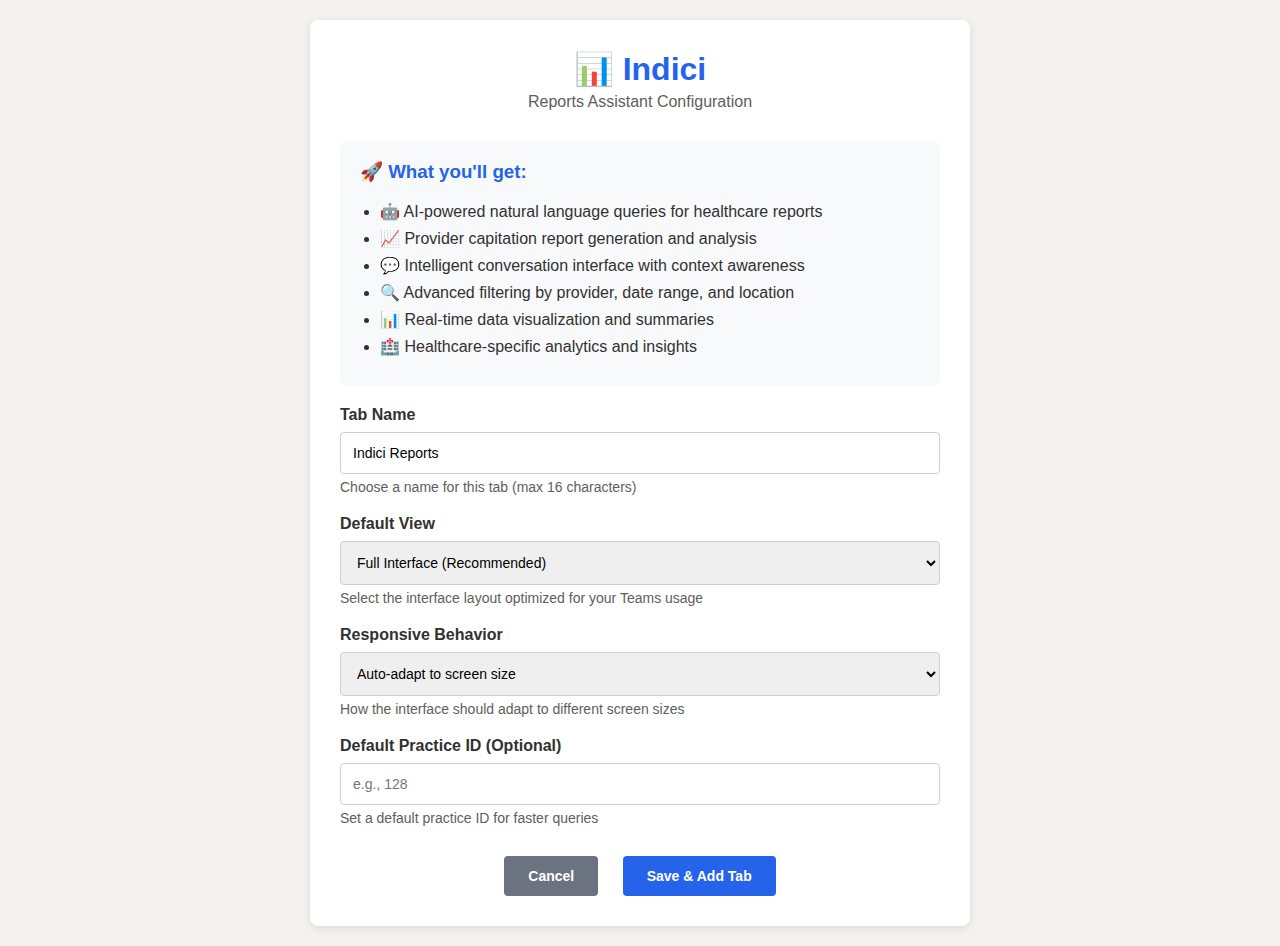
<file: web/templates/teams_config.html>
<!DOCTYPE html>
<html lang="en">
<head>
    <meta charset="UTF-8">
    <meta name="viewport" content="width=device-width, initial-scale=1.0">
    <title>Indici Reports Assistant - Teams Configuration</title>
    <script src="https://res.cdn.office.net/teams-js/2.0.0/js/MicrosoftTeams.min.js"></script>
    <style>
        body {
            font-family: 'Segoe UI', Tahoma, Geneva, Verdana, sans-serif;
            margin: 0;
            padding: 20px;
            background-color: #f3f2f1;
            color: #323130;
        }
        .config-container {
            max-width: 600px;
            margin: 0 auto;
            background: white;
            padding: 30px;
            border-radius: 8px;
            box-shadow: 0 2px 8px rgba(0,0,0,0.1);
        }
        .logo {
            text-align: center;
            margin-bottom: 30px;
        }
        .logo h1 {
            color: #2563eb;
            font-size: 2rem;
            margin: 0;
        }
        .logo p {
            color: #605e5c;
            margin: 5px 0 0 0;
        }
        .form-group {
            margin-bottom: 20px;
        }
        label {
            display: block;
            margin-bottom: 8px;
            font-weight: 600;
            color: #323130;
        }
        input, select {
            width: 100%;
            padding: 12px;
            border: 1px solid #d2d0ce;
            border-radius: 4px;
            font-size: 14px;
            box-sizing: border-box;
        }
        input:focus, select:focus {
            outline: none;
            border-color: #2563eb;
            box-shadow: 0 0 0 2px rgba(37, 99, 235, 0.2);
        }
        .description {
            color: #605e5c;
            font-size: 14px;
            margin-top: 5px;
        }
        .feature-list {
            background: #f8f9fa;
            padding: 20px;
            border-radius: 6px;
            margin: 20px 0;
        }
        .feature-list h3 {
            margin-top: 0;
            color: #2563eb;
        }
        .feature-list ul {
            margin: 10px 0;
            padding-left: 20px;
        }
        .feature-list li {
            margin: 8px 0;
            color: #323130;
        }
        .buttons {
            text-align: center;
            margin-top: 30px;
        }
        .btn {
            padding: 12px 24px;
            margin: 0 10px;
            border: none;
            border-radius: 4px;
            font-size: 14px;
            font-weight: 600;
            cursor: pointer;
            transition: background-color 0.2s;
        }
        .btn-primary {
            background-color: #2563eb;
            color: white;
        }
        .btn-primary:hover {
            background-color: #1d4ed8;
        }
        .btn-secondary {
            background-color: #6b7280;
            color: white;
        }
        .btn-secondary:hover {
            background-color: #4b5563;
        }
    </style>
</head>
<body>
    <div class="config-container">
        <div class="logo">
            <h1>📊 Indici</h1>
            <p>Reports Assistant Configuration</p>
        </div>

        <div class="feature-list">
            <h3>🚀 What you'll get:</h3>
            <ul>
                <li>🤖 AI-powered natural language queries for healthcare reports</li>
                <li>📈 Provider capitation report generation and analysis</li>
                <li>💬 Intelligent conversation interface with context awareness</li>
                <li>🔍 Advanced filtering by provider, date range, and location</li>
                <li>📊 Real-time data visualization and summaries</li>
                <li>🏥 Healthcare-specific analytics and insights</li>
            </ul>
        </div>

        <form id="configForm">
            <div class="form-group">
                <label for="tabName">Tab Name</label>
                <input type="text" id="tabName" value="Indici Reports" maxlength="16">
                <div class="description">Choose a name for this tab (max 16 characters)</div>
            </div>

            <div class="form-group">
                <label for="defaultView">Default View</label>
                <select id="defaultView">
                    <option value="full">Full Interface (Recommended)</option>
                    <option value="compact">Compact View (Better for small screens)</option>
                    <option value="mobile-optimized">Mobile Optimized</option>
                    <option value="chat-focused">Chat Focused (Minimal sidebar)</option>
                </select>
                <div class="description">Select the interface layout optimized for your Teams usage</div>
            </div>

            <div class="form-group">
                <label for="responsiveMode">Responsive Behavior</label>
                <select id="responsiveMode">
                    <option value="auto">Auto-adapt to screen size</option>
                    <option value="desktop">Always use desktop layout</option>
                    <option value="mobile">Always use mobile layout</option>
                </select>
                <div class="description">How the interface should adapt to different screen sizes</div>
            </div>

            <div class="form-group">
                <label for="practiceId">Default Practice ID (Optional)</label>
                <input type="number" id="practiceId" placeholder="e.g., 128">
                <div class="description">Set a default practice ID for faster queries</div>
            </div>
        </form>

        <div class="buttons">
            <button class="btn btn-secondary" onclick="cancelConfig()">Cancel</button>
            <button class="btn btn-primary" onclick="saveConfig()">Save & Add Tab</button>
        </div>
    </div>

    <script>
        // Initialize Microsoft Teams SDK
        microsoftTeams.app.initialize();

        function saveConfig() {
            const tabName = document.getElementById('tabName').value || 'Indici Reports';
            const defaultView = document.getElementById('defaultView').value;
            const responsiveMode = document.getElementById('responsiveMode').value;
            const practiceId = document.getElementById('practiceId').value;

            // Build the content URL with configuration parameters
            let contentUrl = `${window.location.origin}/teams?view=${defaultView}&responsive=${responsiveMode}`;
            if (practiceId) {
                contentUrl += `&practiceId=${practiceId}`;
            }

            // Configure the tab
            microsoftTeams.pages.config.setConfig({
                entityId: `indici-reports-${Date.now()}`,
                contentUrl: contentUrl,
                suggestedDisplayName: tabName,
                websiteUrl: `${window.location.origin}`,
                removeUrl: `${window.location.origin}/teams/remove`
            });

            // Notify Teams that configuration is valid
            microsoftTeams.pages.config.setValidityState(true);
        }

        function cancelConfig() {
            // Notify Teams to cancel configuration
            microsoftTeams.pages.config.setValidityState(false);
        }

        // Enable save button when page loads
        document.addEventListener('DOMContentLoaded', function() {
            microsoftTeams.pages.config.setValidityState(true);
            
            // Register save handler
            microsoftTeams.pages.config.registerOnSaveHandler(function(saveEvent) {
                saveConfig();
                saveEvent.notifySuccess();
            });
        });
    </script>
</body>
</html>
</file>
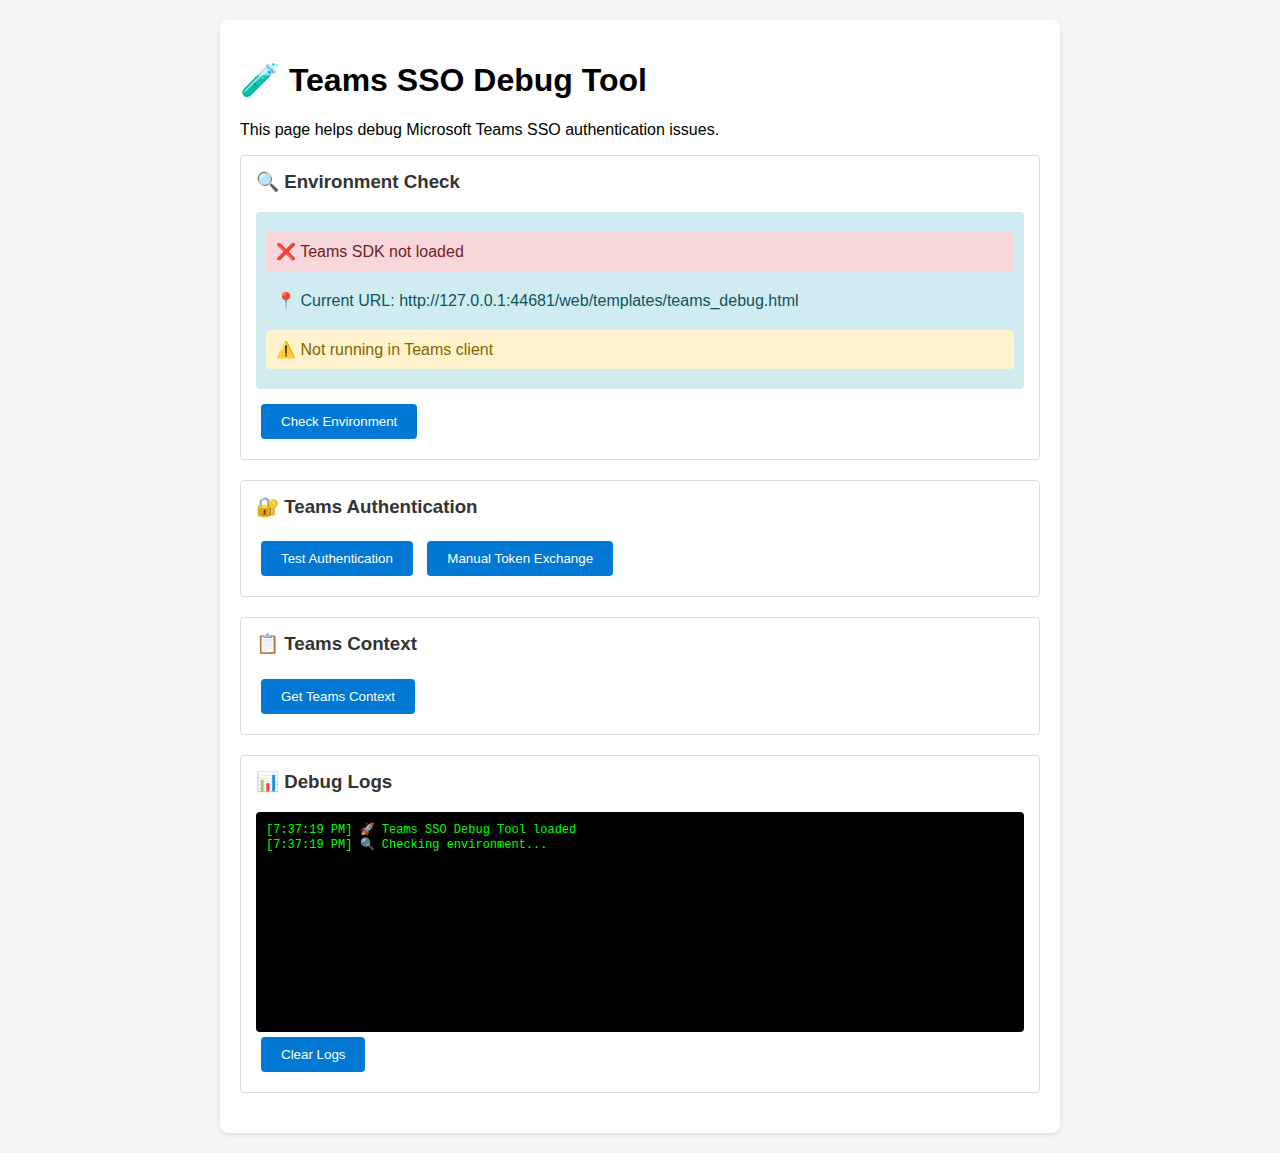
<file: web/templates/teams_debug.html>
<!DOCTYPE html>
<html lang="en">
<head>
    <meta charset="UTF-8">
    <meta name="viewport" content="width=device-width, initial-scale=1.0">
    <title>Teams SSO Debug - Indici Reports Assistant</title>
    
    <!-- Microsoft Teams SDK -->
    <script src="https://res.cdn.office.net/teams-js/2.0.0/js/MicrosoftTeams.min.js"></script>
    
    <style>
        body {
            font-family: 'Segoe UI', Tahoma, Geneva, Verdana, sans-serif;
            margin: 20px;
            background-color: #f5f5f5;
        }
        .debug-container {
            max-width: 800px;
            margin: 0 auto;
            background: white;
            padding: 20px;
            border-radius: 8px;
            box-shadow: 0 2px 4px rgba(0,0,0,0.1);
        }
        .debug-section {
            margin-bottom: 20px;
            padding: 15px;
            border: 1px solid #ddd;
            border-radius: 4px;
        }
        .debug-section h3 {
            margin-top: 0;
            color: #333;
        }
        .status {
            padding: 10px;
            border-radius: 4px;
            margin: 10px 0;
        }
        .status.success { background-color: #d4edda; color: #155724; }
        .status.warning { background-color: #fff3cd; color: #856404; }
        .status.error { background-color: #f8d7da; color: #721c24; }
        .status.info { background-color: #d1ecf1; color: #0c5460; }
        
        button {
            background-color: #0078d4;
            color: white;
            border: none;
            padding: 10px 20px;
            border-radius: 4px;
            cursor: pointer;
            margin: 5px;
        }
        button:hover {
            background-color: #106ebe;
        }
        
        pre {
            background-color: #f8f9fa;
            padding: 10px;
            border-radius: 4px;
            overflow-x: auto;
            font-size: 12px;
        }
        
        .log-output {
            height: 200px;
            overflow-y: auto;
            background-color: #000;
            color: #0f0;
            padding: 10px;
            font-family: 'Courier New', monospace;
            font-size: 12px;
            border-radius: 4px;
        }
    </style>
</head>
<body>
    <div class="debug-container">
        <h1>🧪 Teams SSO Debug Tool</h1>
        <p>This page helps debug Microsoft Teams SSO authentication issues.</p>
        
        <div class="debug-section">
            <h3>🔍 Environment Check</h3>
            <div id="env-status"></div>
            <button onclick="checkEnvironment()">Check Environment</button>
        </div>
        
        <div class="debug-section">
            <h3>🔐 Teams Authentication</h3>
            <div id="auth-status"></div>
            <button onclick="testAuthentication()">Test Authentication</button>
            <button onclick="manualTokenExchange()">Manual Token Exchange</button>
        </div>
        
        <div class="debug-section">
            <h3>📋 Teams Context</h3>
            <div id="context-info"></div>
            <button onclick="getTeamsContext()">Get Teams Context</button>
        </div>
        
        <div class="debug-section">
            <h3>📊 Debug Logs</h3>
            <div id="log-output" class="log-output"></div>
            <button onclick="clearLogs()">Clear Logs</button>
        </div>
    </div>

    <script>
        // Debug logging
        const originalConsoleLog = console.log;
        const originalConsoleError = console.error;
        const originalConsoleWarn = console.warn;
        
        function addToLog(message, type = 'log') {
            const logOutput = document.getElementById('log-output');
            const timestamp = new Date().toLocaleTimeString();
            const color = type === 'error' ? '#f00' : type === 'warn' ? '#ff0' : '#0f0';
            logOutput.innerHTML += `<div style="color: ${color}">[${timestamp}] ${message}</div>`;
            logOutput.scrollTop = logOutput.scrollHeight;
        }
        
        console.log = function(...args) {
            originalConsoleLog.apply(console, args);
            addToLog(args.join(' '), 'log');
        };
        
        console.error = function(...args) {
            originalConsoleError.apply(console, args);
            addToLog(args.join(' '), 'error');
        };
        
        console.warn = function(...args) {
            originalConsoleWarn.apply(console, args);
            addToLog(args.join(' '), 'warn');
        };
        
        function clearLogs() {
            document.getElementById('log-output').innerHTML = '';
        }
        
        function setStatus(elementId, message, type = 'info') {
            const element = document.getElementById(elementId);
            element.innerHTML = `<div class="status ${type}">${message}</div>`;
        }
        
        function checkEnvironment() {
            console.log('🔍 Checking environment...');
            
            let status = '';
            
            // Check Teams SDK
            if (typeof microsoftTeams !== 'undefined') {
                status += '<div class="status success">✅ Teams SDK loaded</div>';
                console.log('✅ Teams SDK version:', microsoftTeams.version || 'unknown');
            } else {
                status += '<div class="status error">❌ Teams SDK not loaded</div>';
            }
            
            // Check URL
            status += `<div class="status info">📍 Current URL: ${window.location.href}</div>`;
            
            // Check User Agent
            const isTeamsClient = navigator.userAgent.includes('Teams');
            if (isTeamsClient) {
                status += '<div class="status success">✅ Running in Teams client</div>';
            } else {
                status += '<div class="status warning">⚠️ Not running in Teams client</div>';
            }
            
            setStatus('env-status', status);
        }
        
        async function getTeamsContext() {
            console.log('📋 Getting Teams context...');
            
            if (typeof microsoftTeams === 'undefined') {
                setStatus('context-info', '<div class="status error">❌ Teams SDK not available</div>');
                return;
            }
            
            try {
                await microsoftTeams.app.initialize();
                const context = await microsoftTeams.app.getContext();
                
                console.log('📋 Teams context received:', context);
                
                const contextHtml = `
                    <div class="status success">✅ Teams context retrieved</div>
                    <pre>${JSON.stringify(context, null, 2)}</pre>
                `;
                
                setStatus('context-info', contextHtml);
                
            } catch (error) {
                console.error('❌ Failed to get Teams context:', error);
                setStatus('context-info', `<div class="status error">❌ Error: ${error.message}</div>`);
            }
        }
        
        async function testAuthentication() {
            console.log('🔐 Testing Teams authentication...');
            
            if (typeof microsoftTeams === 'undefined') {
                setStatus('auth-status', '<div class="status error">❌ Teams SDK not available</div>');
                return;
            }
            
            try {
                await microsoftTeams.app.initialize();
                
                console.log('🔄 Requesting Teams SSO token...');
                
                microsoftTeams.authentication.getAuthToken({
                    successCallback: (token) => {
                        console.log('✅ Teams SSO token received');
                        console.log('🔍 Token length:', token.length);
                        console.log('🔍 Token preview:', token.substring(0, 50) + '...');
                        
                        setStatus('auth-status', `
                            <div class="status success">✅ Teams SSO token received</div>
                            <div class="status info">Token length: ${token.length}</div>
                            <div class="status info">Token preview: ${token.substring(0, 50)}...</div>
                        `);
                        
                        // Store token for manual exchange
                        window.teamsToken = token;
                    },
                    failureCallback: (error) => {
                        console.error('❌ Teams SSO failed:', error);
                        setStatus('auth-status', `<div class="status error">❌ SSO failed: ${error}</div>`);
                    }
                });
                
            } catch (error) {
                console.error('❌ Authentication test failed:', error);
                setStatus('auth-status', `<div class="status error">❌ Error: ${error.message}</div>`);
            }
        }
        
        async function manualTokenExchange() {
            console.log('🔄 Manual token exchange...');
            
            if (!window.teamsToken) {
                setStatus('auth-status', '<div class="status warning">⚠️ No Teams token available. Run "Test Authentication" first.</div>');
                return;
            }
            
            try {
                console.log('🔄 Sending token to /auth/token-exchange...');
                
                const response = await fetch('/auth/token-exchange', {
                    method: 'POST',
                    headers: {
                        'Content-Type': 'application/json',
                        'X-Teams-Token': window.teamsToken
                    },
                    body: JSON.stringify({
                        token: window.teamsToken
                    })
                });
                
                console.log('🔍 Response status:', response.status);
                
                if (response.ok) {
                    const data = await response.json();
                    console.log('✅ Token exchange successful:', data);
                    
                    setStatus('auth-status', `
                        <div class="status success">✅ Token exchange successful</div>
                        <div class="status info">User: ${data.user?.displayName || 'Unknown'}</div>
                        <pre>${JSON.stringify(data, null, 2)}</pre>
                    `);
                } else {
                    const errorData = await response.json().catch(() => ({ error: 'Failed to parse error' }));
                    console.error('❌ Token exchange failed:', errorData);
                    
                    setStatus('auth-status', `
                        <div class="status error">❌ Token exchange failed (${response.status})</div>
                        <pre>${JSON.stringify(errorData, null, 2)}</pre>
                    `);
                }
                
            } catch (error) {
                console.error('❌ Token exchange error:', error);
                setStatus('auth-status', `<div class="status error">❌ Error: ${error.message}</div>`);
            }
        }
        
        // Auto-check environment on load
        document.addEventListener('DOMContentLoaded', function() {
            console.log('🚀 Teams SSO Debug Tool loaded');
            checkEnvironment();
        });
    </script>
</body>
</html>
</file>
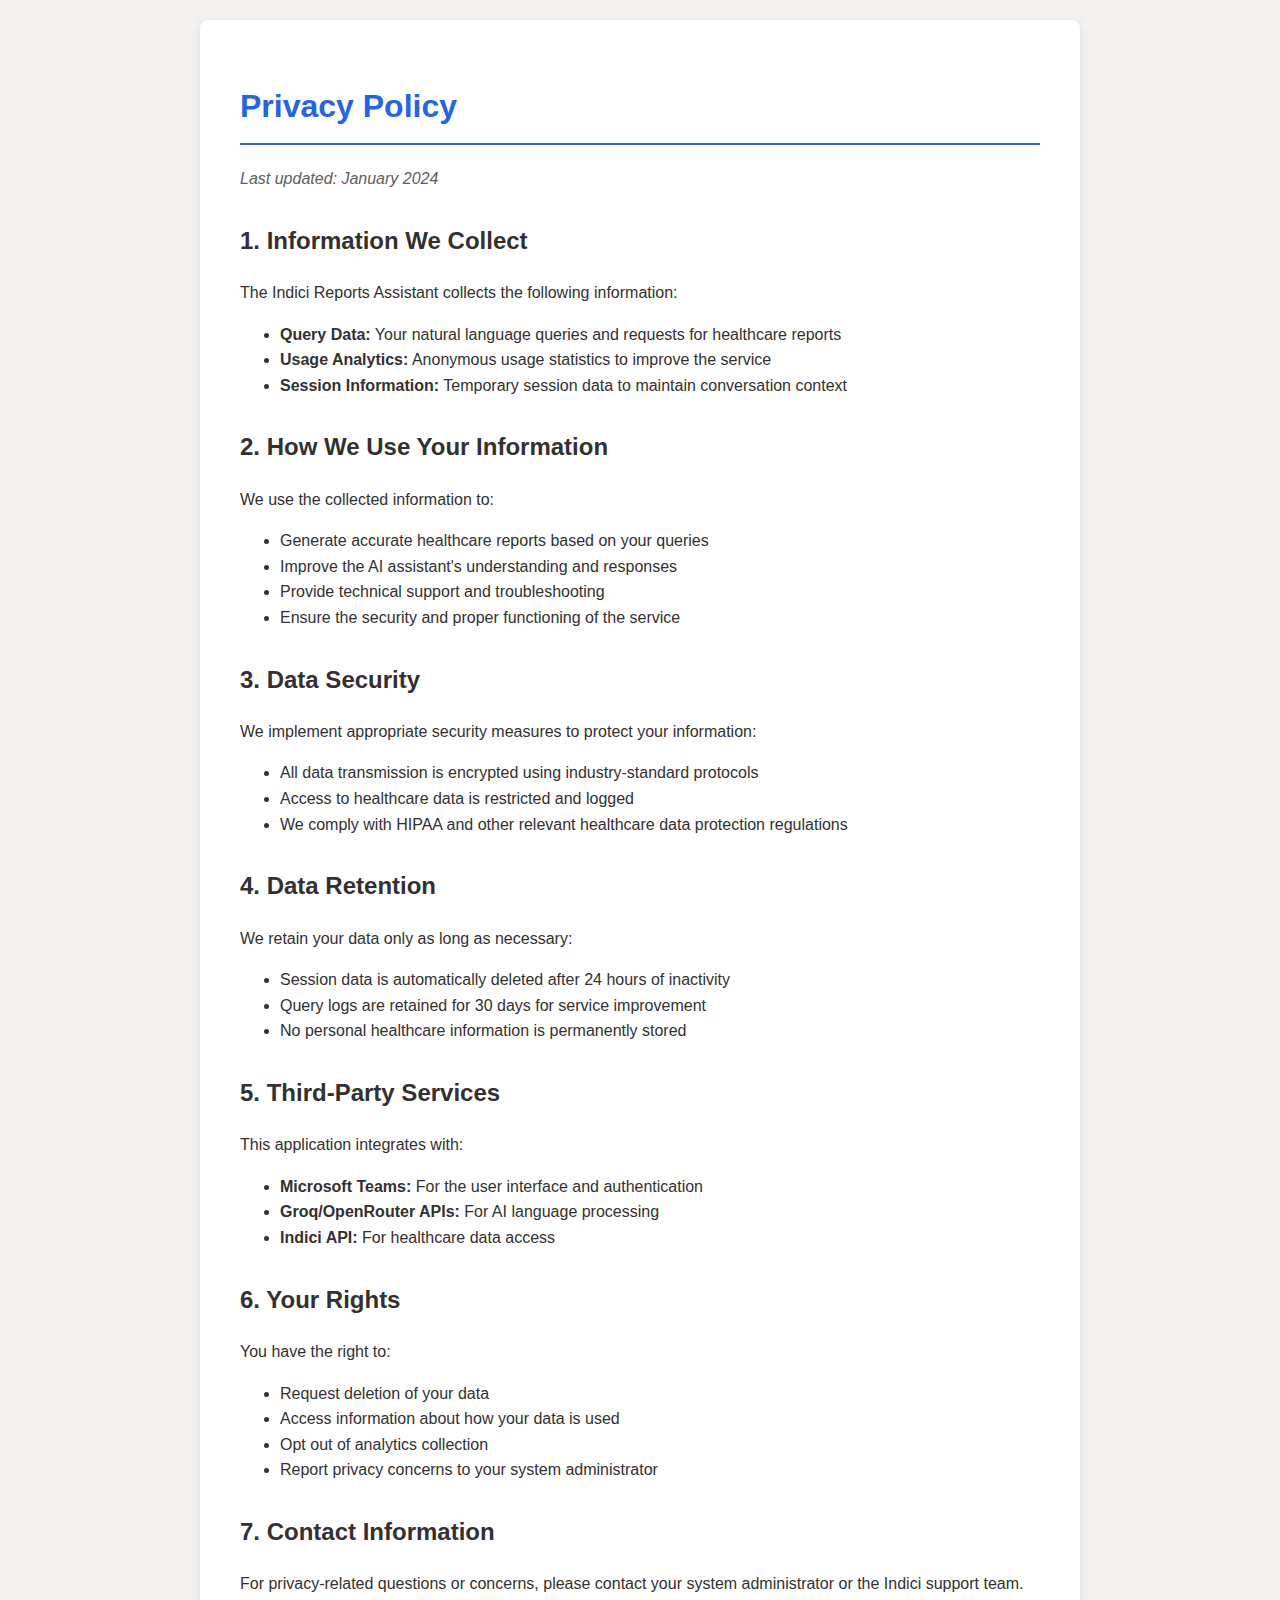
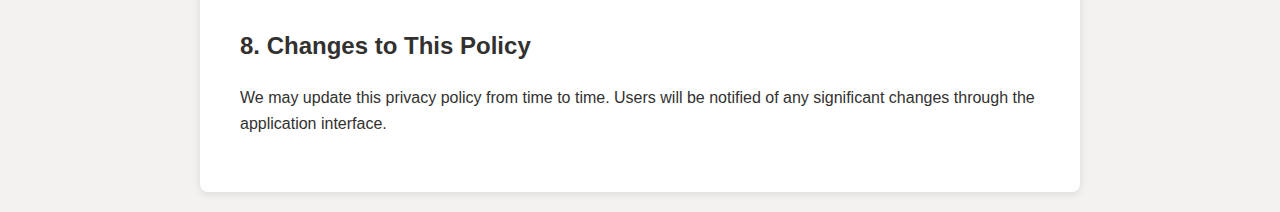
<file: web/templates/teams_privacy.html>
<!DOCTYPE html>
<html lang="en">
<head>
    <meta charset="UTF-8">
    <meta name="viewport" content="width=device-width, initial-scale=1.0">
    <title>Privacy Policy - Indici Reports Assistant</title>
    <style>
        body {
            font-family: 'Segoe UI', Tahoma, Geneva, Verdana, sans-serif;
            line-height: 1.6;
            margin: 0;
            padding: 20px;
            background-color: #f3f2f1;
            color: #323130;
        }
        .container {
            max-width: 800px;
            margin: 0 auto;
            background: white;
            padding: 40px;
            border-radius: 8px;
            box-shadow: 0 2px 8px rgba(0,0,0,0.1);
        }
        h1 {
            color: #2563eb;
            border-bottom: 2px solid #2563eb;
            padding-bottom: 10px;
        }
        h2 {
            color: #323130;
            margin-top: 30px;
        }
        .last-updated {
            color: #605e5c;
            font-style: italic;
            margin-bottom: 30px;
        }
    </style>
</head>
<body>
    <div class="container">
        <h1>Privacy Policy</h1>
        <p class="last-updated">Last updated: January 2024</p>

        <h2>1. Information We Collect</h2>
        <p>The Indici Reports Assistant collects the following information:</p>
        <ul>
            <li><strong>Query Data:</strong> Your natural language queries and requests for healthcare reports</li>
            <li><strong>Usage Analytics:</strong> Anonymous usage statistics to improve the service</li>
            <li><strong>Session Information:</strong> Temporary session data to maintain conversation context</li>
        </ul>

        <h2>2. How We Use Your Information</h2>
        <p>We use the collected information to:</p>
        <ul>
            <li>Generate accurate healthcare reports based on your queries</li>
            <li>Improve the AI assistant's understanding and responses</li>
            <li>Provide technical support and troubleshooting</li>
            <li>Ensure the security and proper functioning of the service</li>
        </ul>

        <h2>3. Data Security</h2>
        <p>We implement appropriate security measures to protect your information:</p>
        <ul>
            <li>All data transmission is encrypted using industry-standard protocols</li>
            <li>Access to healthcare data is restricted and logged</li>
            <li>We comply with HIPAA and other relevant healthcare data protection regulations</li>
        </ul>

        <h2>4. Data Retention</h2>
        <p>We retain your data only as long as necessary:</p>
        <ul>
            <li>Session data is automatically deleted after 24 hours of inactivity</li>
            <li>Query logs are retained for 30 days for service improvement</li>
            <li>No personal healthcare information is permanently stored</li>
        </ul>

        <h2>5. Third-Party Services</h2>
        <p>This application integrates with:</p>
        <ul>
            <li><strong>Microsoft Teams:</strong> For the user interface and authentication</li>
            <li><strong>Groq/OpenRouter APIs:</strong> For AI language processing</li>
            <li><strong>Indici API:</strong> For healthcare data access</li>
        </ul>

        <h2>6. Your Rights</h2>
        <p>You have the right to:</p>
        <ul>
            <li>Request deletion of your data</li>
            <li>Access information about how your data is used</li>
            <li>Opt out of analytics collection</li>
            <li>Report privacy concerns to your system administrator</li>
        </ul>

        <h2>7. Contact Information</h2>
        <p>For privacy-related questions or concerns, please contact your system administrator or the Indici support team.</p>

        <h2>8. Changes to This Policy</h2>
        <p>We may update this privacy policy from time to time. Users will be notified of any significant changes through the application interface.</p>
    </div>
</body>
</html>
</file>
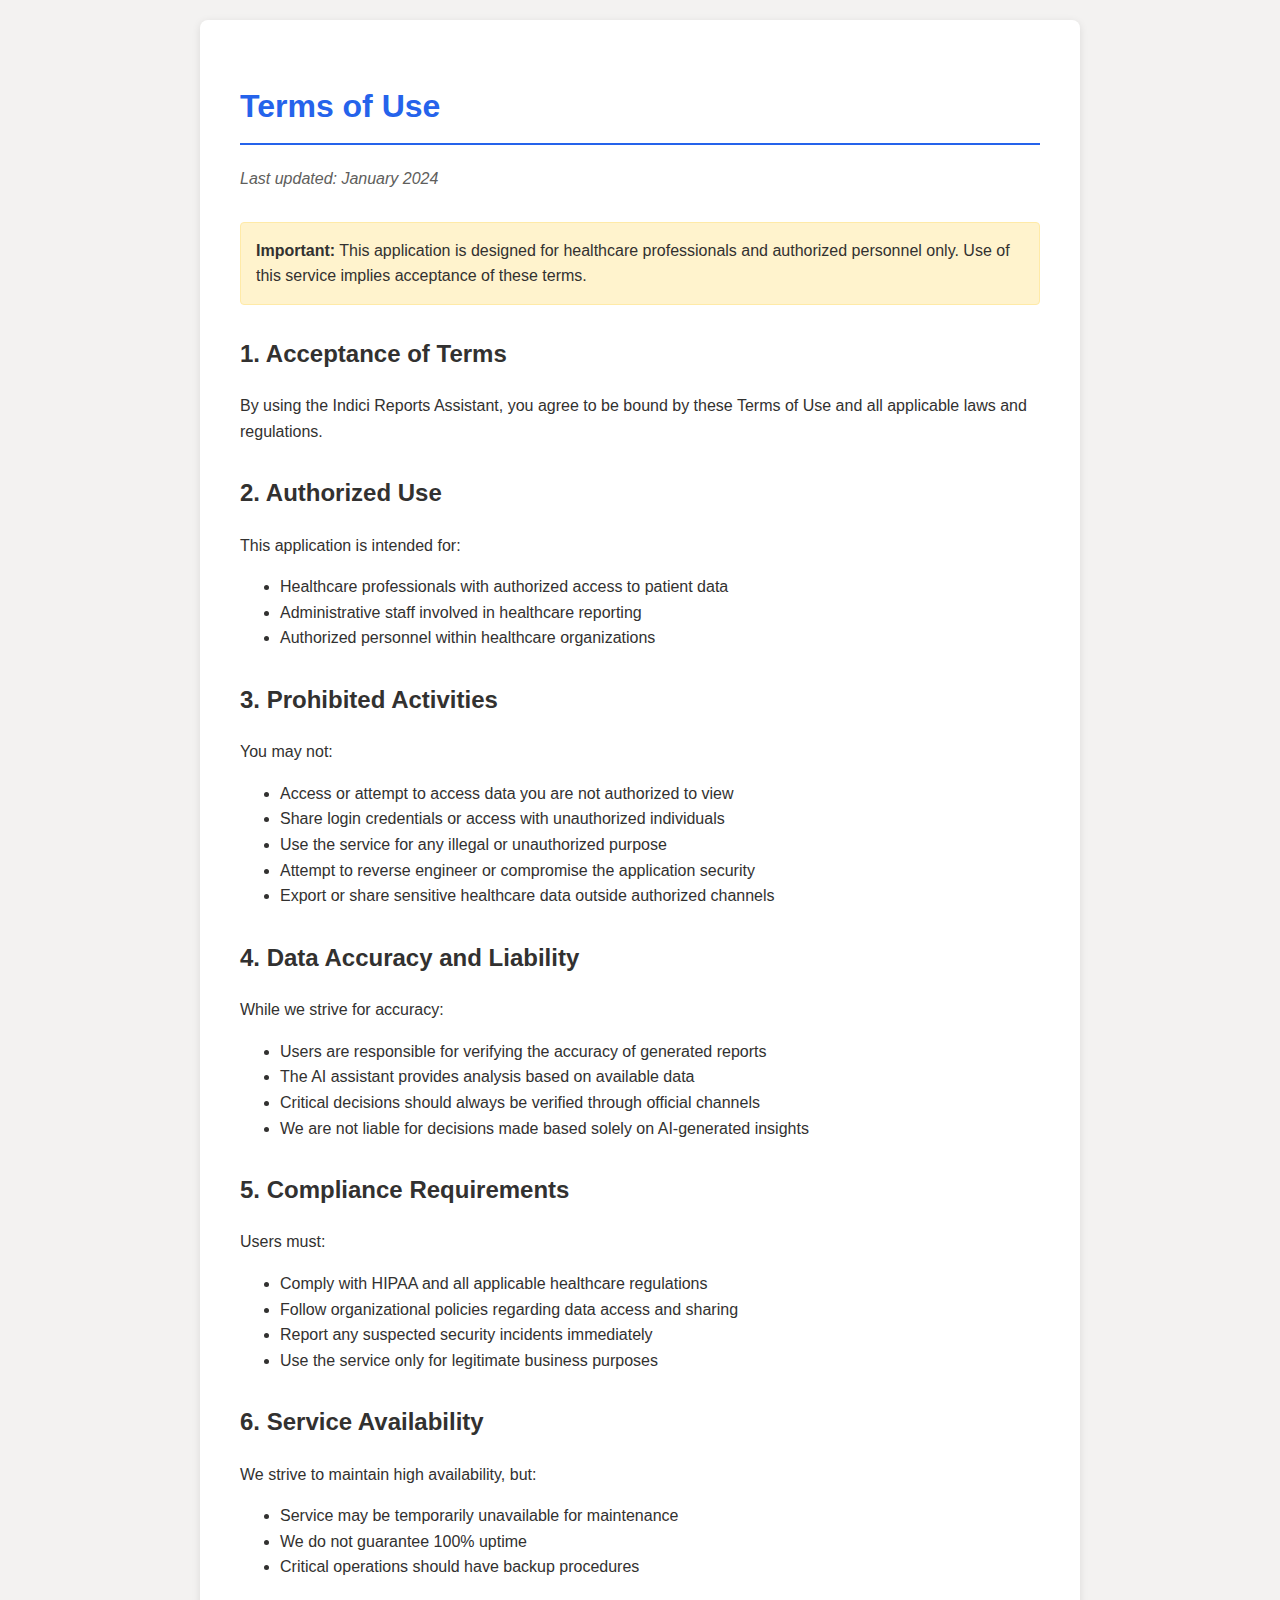
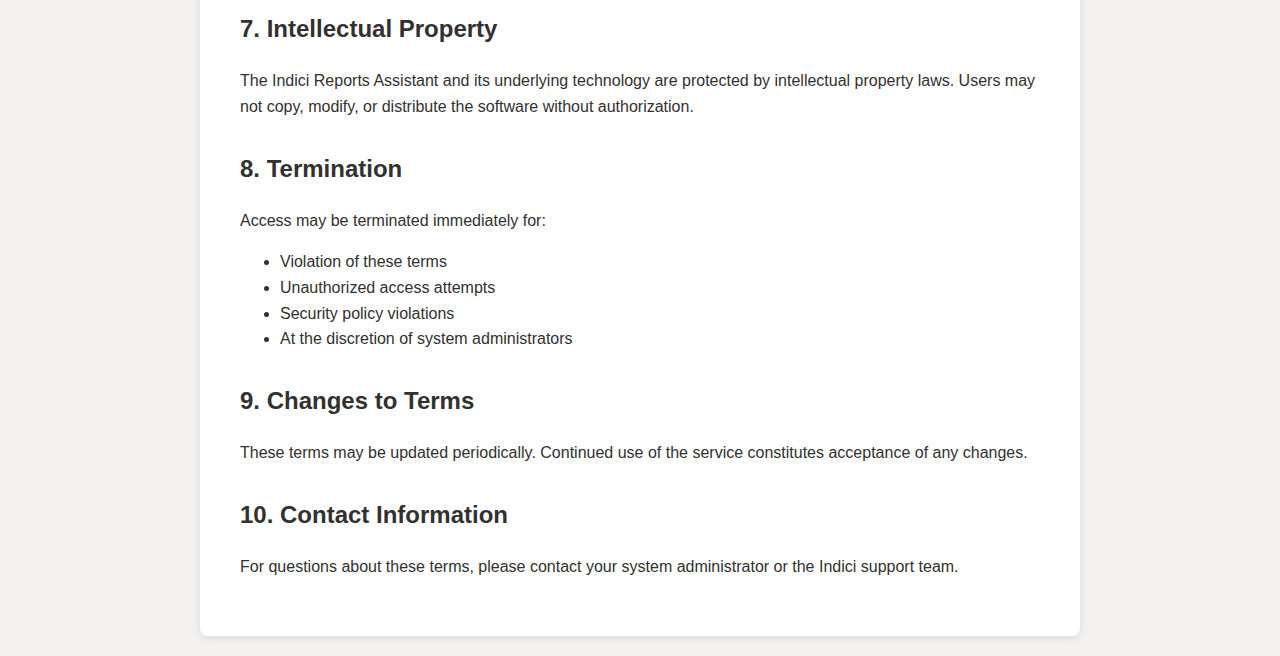
<file: web/templates/teams_terms.html>
<!DOCTYPE html>
<html lang="en">
<head>
    <meta charset="UTF-8">
    <meta name="viewport" content="width=device-width, initial-scale=1.0">
    <title>Terms of Use - Indici Reports Assistant</title>
    <style>
        body {
            font-family: 'Segoe UI', Tahoma, Geneva, Verdana, sans-serif;
            line-height: 1.6;
            margin: 0;
            padding: 20px;
            background-color: #f3f2f1;
            color: #323130;
        }
        .container {
            max-width: 800px;
            margin: 0 auto;
            background: white;
            padding: 40px;
            border-radius: 8px;
            box-shadow: 0 2px 8px rgba(0,0,0,0.1);
        }
        h1 {
            color: #2563eb;
            border-bottom: 2px solid #2563eb;
            padding-bottom: 10px;
        }
        h2 {
            color: #323130;
            margin-top: 30px;
        }
        .last-updated {
            color: #605e5c;
            font-style: italic;
            margin-bottom: 30px;
        }
        .important {
            background-color: #fff3cd;
            border: 1px solid #ffeaa7;
            padding: 15px;
            border-radius: 4px;
            margin: 20px 0;
        }
    </style>
</head>
<body>
    <div class="container">
        <h1>Terms of Use</h1>
        <p class="last-updated">Last updated: January 2024</p>

        <div class="important">
            <strong>Important:</strong> This application is designed for healthcare professionals and authorized personnel only. Use of this service implies acceptance of these terms.
        </div>

        <h2>1. Acceptance of Terms</h2>
        <p>By using the Indici Reports Assistant, you agree to be bound by these Terms of Use and all applicable laws and regulations.</p>

        <h2>2. Authorized Use</h2>
        <p>This application is intended for:</p>
        <ul>
            <li>Healthcare professionals with authorized access to patient data</li>
            <li>Administrative staff involved in healthcare reporting</li>
            <li>Authorized personnel within healthcare organizations</li>
        </ul>

        <h2>3. Prohibited Activities</h2>
        <p>You may not:</p>
        <ul>
            <li>Access or attempt to access data you are not authorized to view</li>
            <li>Share login credentials or access with unauthorized individuals</li>
            <li>Use the service for any illegal or unauthorized purpose</li>
            <li>Attempt to reverse engineer or compromise the application security</li>
            <li>Export or share sensitive healthcare data outside authorized channels</li>
        </ul>

        <h2>4. Data Accuracy and Liability</h2>
        <p>While we strive for accuracy:</p>
        <ul>
            <li>Users are responsible for verifying the accuracy of generated reports</li>
            <li>The AI assistant provides analysis based on available data</li>
            <li>Critical decisions should always be verified through official channels</li>
            <li>We are not liable for decisions made based solely on AI-generated insights</li>
        </ul>

        <h2>5. Compliance Requirements</h2>
        <p>Users must:</p>
        <ul>
            <li>Comply with HIPAA and all applicable healthcare regulations</li>
            <li>Follow organizational policies regarding data access and sharing</li>
            <li>Report any suspected security incidents immediately</li>
            <li>Use the service only for legitimate business purposes</li>
        </ul>

        <h2>6. Service Availability</h2>
        <p>We strive to maintain high availability, but:</p>
        <ul>
            <li>Service may be temporarily unavailable for maintenance</li>
            <li>We do not guarantee 100% uptime</li>
            <li>Critical operations should have backup procedures</li>
        </ul>

        <h2>7. Intellectual Property</h2>
        <p>The Indici Reports Assistant and its underlying technology are protected by intellectual property laws. Users may not copy, modify, or distribute the software without authorization.</p>

        <h2>8. Termination</h2>
        <p>Access may be terminated immediately for:</p>
        <ul>
            <li>Violation of these terms</li>
            <li>Unauthorized access attempts</li>
            <li>Security policy violations</li>
            <li>At the discretion of system administrators</li>
        </ul>

        <h2>9. Changes to Terms</h2>
        <p>These terms may be updated periodically. Continued use of the service constitutes acceptance of any changes.</p>

        <h2>10. Contact Information</h2>
        <p>For questions about these terms, please contact your system administrator or the Indici support team.</p>
    </div>
</body>
</html>
</file>
